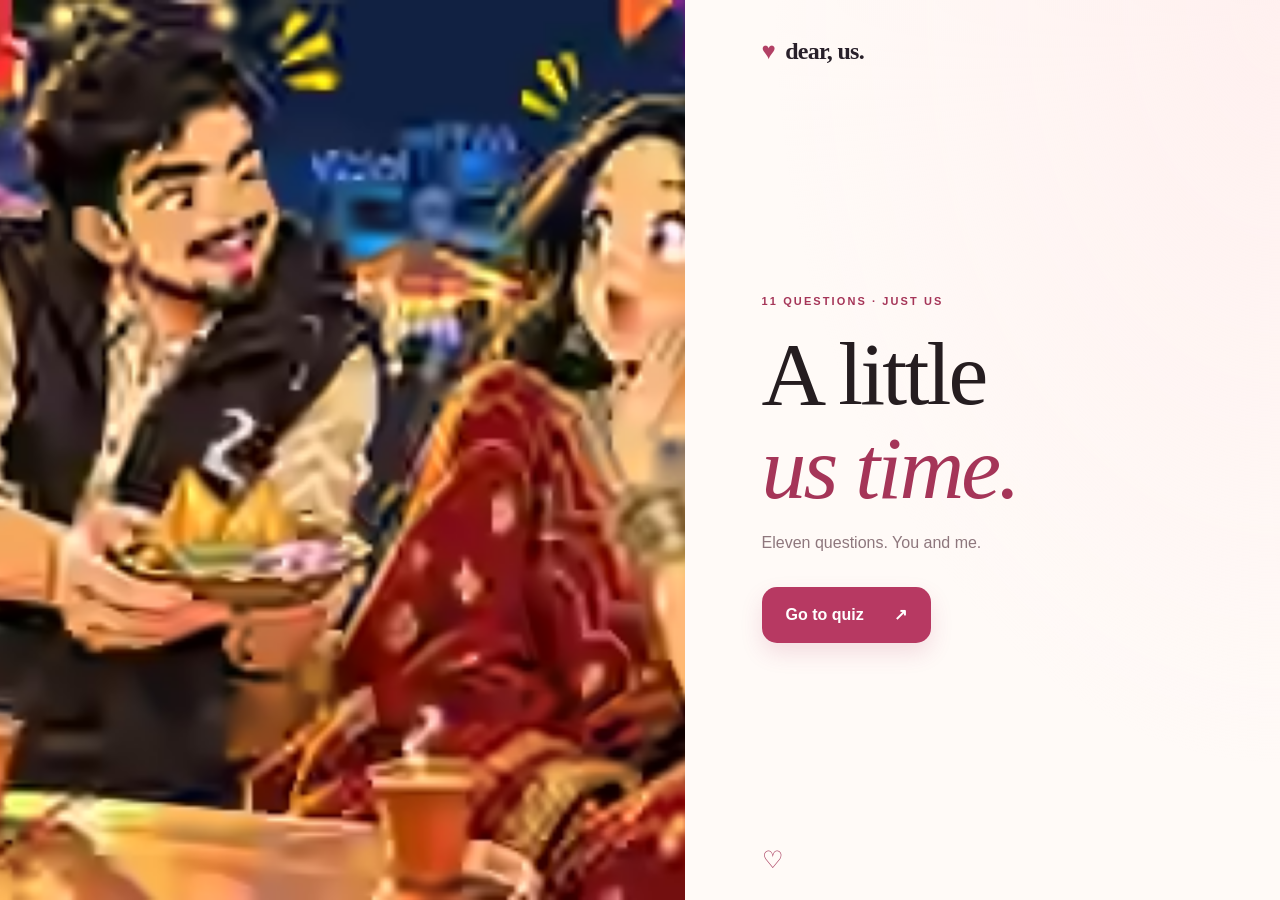
<file: index.html>
<!doctype html><html lang="en"><head><meta charset="utf-8"><meta name="viewport" content="width=device-width,initial-scale=1,viewport-fit=cover"><meta name="theme-color" content="#fff8f4"><meta name="apple-mobile-web-app-capable" content="yes"><meta name="apple-mobile-web-app-title" content="dear, us."><link rel="stylesheet" href="styles.css"><title>dear, us. ♡</title></head><body data-page="cover"><main class="split"><div class="visual"><img src="assets/cover.avif" alt="Illustrated couple sharing chai and samosas at a night market"></div><section class="hero"><a class="brand" href="index.html">♥ <span>dear, us.</span></a><div class="intro"><div class="eyebrow">11 questions · just us</div><h1>A little<br><em>us time.</em></h1><p>Eleven questions. You and me.</p><a class="primary" href="unlock.html">Go to quiz <span>↗</span></a></div><span class="footnote">♡</span></section></main><script src="shared.js"></script></body></html>
</file>
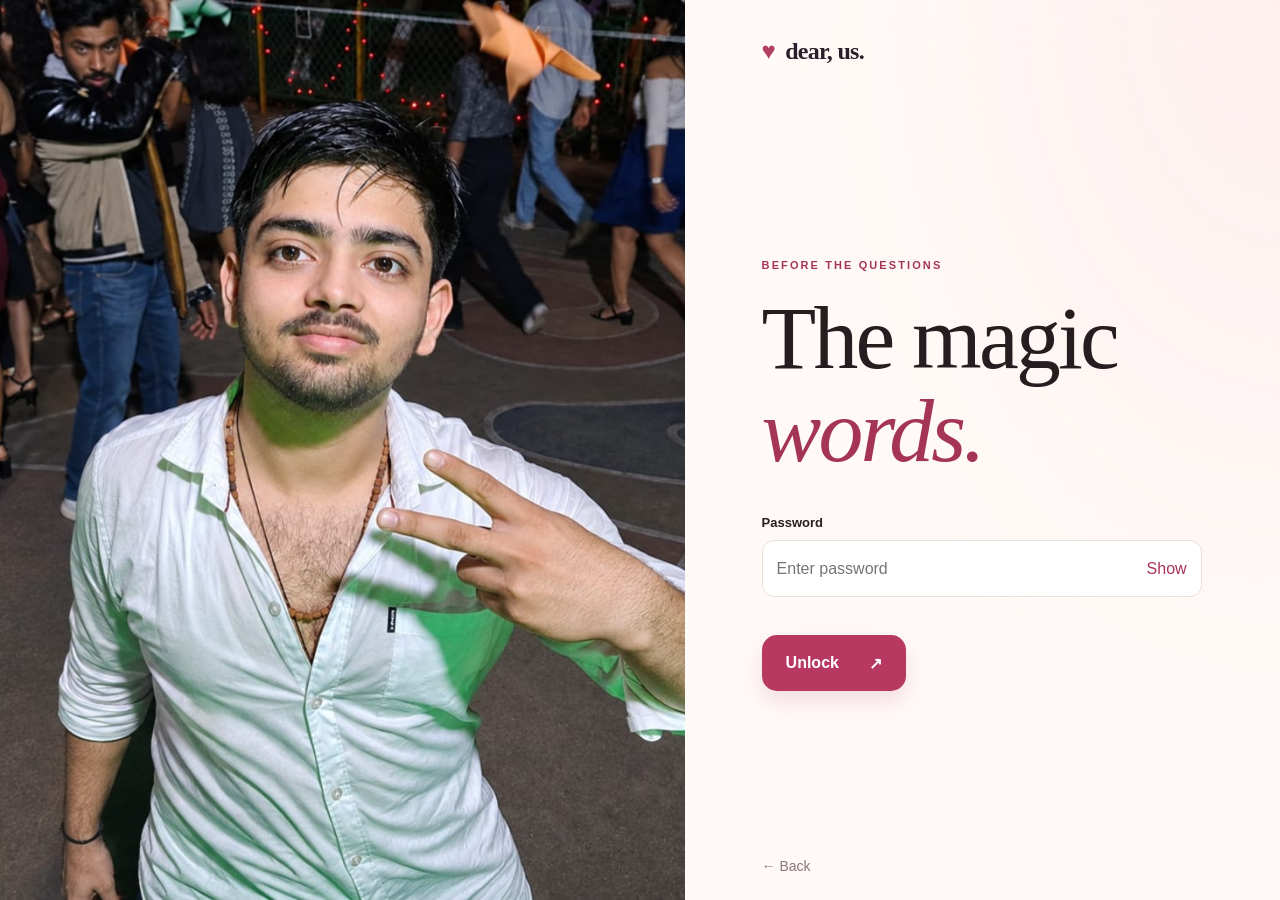
<file: quiz.html>
<!doctype html><html lang="en"><head><meta charset="utf-8"><meta name="viewport" content="width=device-width,initial-scale=1,viewport-fit=cover"><meta name="theme-color" content="#fff8f4"><meta name="apple-mobile-web-app-capable" content="yes"><meta name="apple-mobile-web-app-title" content="dear, us."><link rel="stylesheet" href="styles.css"><title>dear, us. ♡</title></head><body data-page="quiz"><div class="app"><header><a class="brand" href="index.html">♥ <span>dear, us.</span></a><span id="count" class="counter">01 / 11</span></header><main class="quiz-main"><div class="progress"><div id="progress" class="fill"></div></div><section class="quiz-card" id="quiz-card"><div class="quiz-top"><span id="category">Love &amp; commitment</span><span id="number">Question 01</span></div><h1 id="question" aria-live="polite"></h1><div class="buttons" id="button-stage"><button id="yes" class="answer yes" type="button">Yes ♡</button><button id="no" class="answer no" type="button">No</button></div></section></main><footer><button id="prev" class="textbutton" type="button">← Previous</button><span>♡</span><button id="next" class="textbutton" type="button" hidden>Next →</button></footer></div><div id="popup" class="popup" role="dialog" aria-label="Playful surprise" aria-hidden="true"><div class="popup-inner"><img src="assets/reaction-photo.jpg" alt="Crossed arms in a playful reaction"></div></div><script src="shared.js"></script></body></html>
</file>
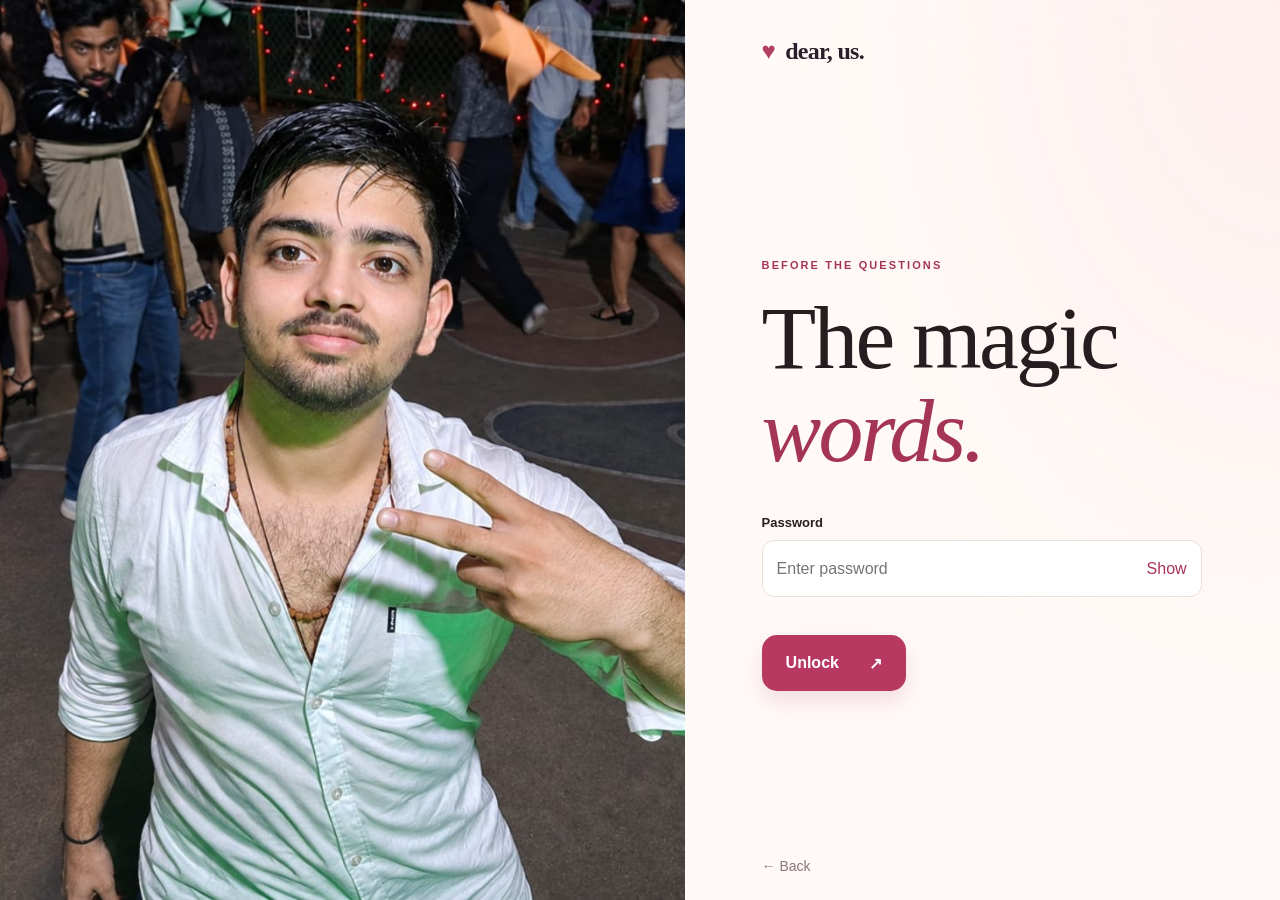
<file: results.html>
<!doctype html><html lang="en"><head><meta charset="utf-8"><meta name="viewport" content="width=device-width,initial-scale=1,viewport-fit=cover"><meta name="theme-color" content="#fff8f4"><meta name="apple-mobile-web-app-capable" content="yes"><meta name="apple-mobile-web-app-title" content="dear, us."><link rel="stylesheet" href="styles.css"><title>dear, us. ♡</title></head><body data-page="results"><div class="app results"><header><a class="brand" href="index.html">♥ <span>dear, us.</span></a><span class="counter">11 / 11</span></header><main class="results-main"><h1>Your<br><em>answers.</em> ♡</h1><div id="answers"></div><div class="results-buttons"><button id="share" class="primary" type="button">Share answers ♡</button><button id="restart" class="secondary" type="button">Start again ↻</button></div><p id="message" role="status"></p></main></div><script src="shared.js"></script></body></html>
</file>
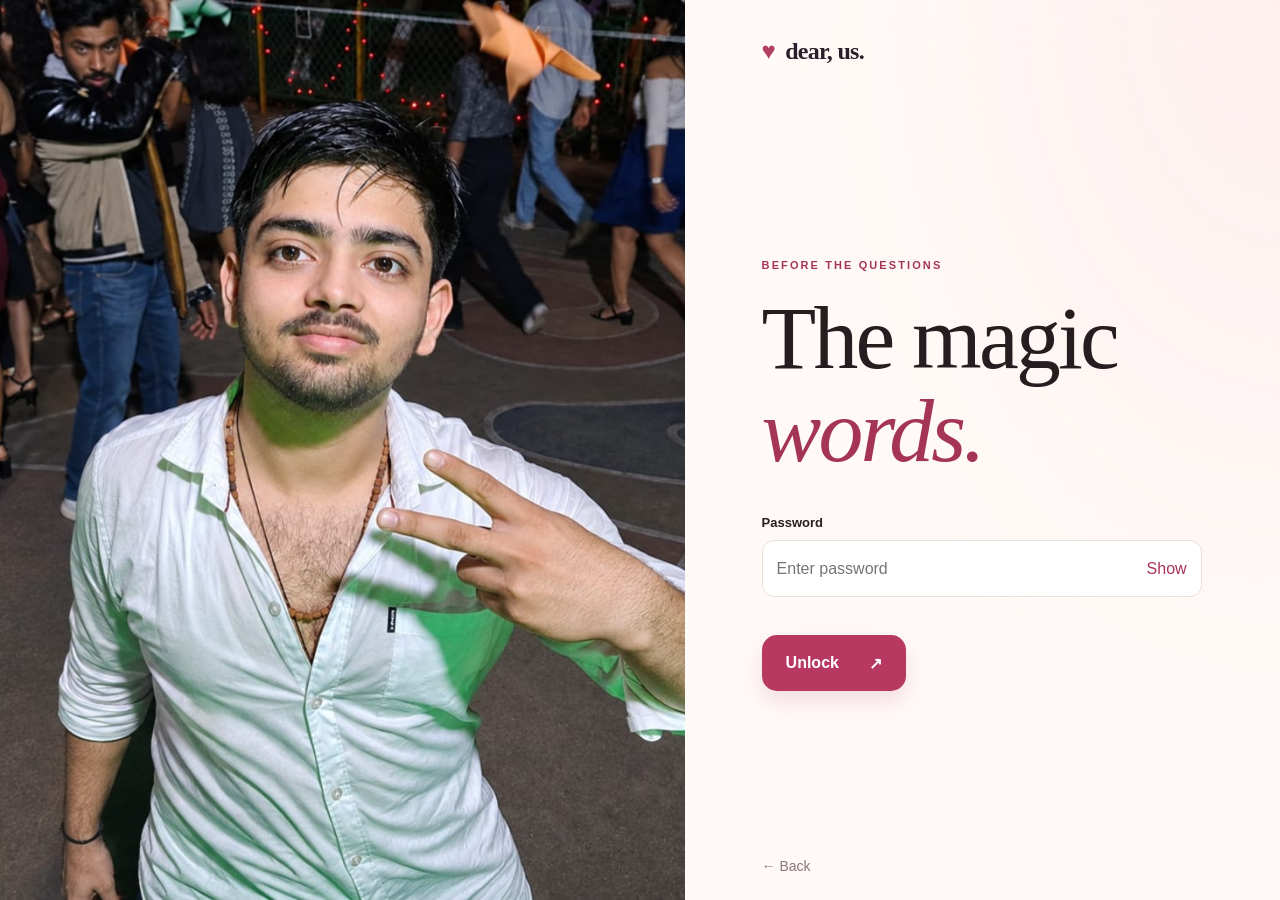
<file: unlock.html>
<!doctype html><html lang="en"><head><meta charset="utf-8"><meta name="viewport" content="width=device-width,initial-scale=1,viewport-fit=cover"><meta name="theme-color" content="#fff8f4"><meta name="apple-mobile-web-app-capable" content="yes"><meta name="apple-mobile-web-app-title" content="dear, us."><link rel="stylesheet" href="styles.css"><title>dear, us. ♡</title></head><body data-page="unlock"><main class="split"><div class="visual"><img src="assets/password-photo.jpg" alt="A photo of us before the quiz"></div><section class="hero"><a class="brand" href="index.html">♥ <span>dear, us.</span></a><div class="intro"><div class="eyebrow">Before the questions</div><h1>The magic<br><em>words.</em></h1><form id="password-form"><label for="password">Password</label><div class="input-line"><input id="password" type="password" autocomplete="off" autocapitalize="none" spellcheck="false" placeholder="Enter password" required><button type="button" id="show-password" class="tinybutton">Show</button></div><p class="error" id="password-error" role="status" aria-live="polite"></p><button class="primary" type="submit">Unlock <span>↗</span></button></form></div><a class="back" href="index.html">← Back</a></section></main><script src="shared.js"></script></body></html>
</file>
<file: styles.css>
:root{--ink:#251d20;--rose:#a53558;--soft:#fdf6f2;--border:#ecdeda;--paper:#fffaf7;--muted:#8e777d}
*{box-sizing:border-box}html{min-height:100%;background:var(--soft);-webkit-text-size-adjust:100%}body{margin:0;color:var(--ink);font-family:-apple-system,BlinkMacSystemFont,"Segoe UI",Arial,sans-serif;min-height:100dvh;overscroll-behavior-y:none;animation:enter .42s ease both}body.leaving{animation:leave .23s ease both;pointer-events:none}button,input{font:inherit}a{color:inherit;text-decoration:none}button{cursor:pointer;-webkit-tap-highlight-color:transparent;touch-action:manipulation}a{-webkit-tap-highlight-color:transparent}button:focus-visible,a:focus-visible,input:focus-visible{outline:3px solid #db86a1;outline-offset:3px}img{display:block;max-width:100%}
@keyframes enter{from{opacity:.45;transform:translateY(8px)}to{opacity:1;transform:translateY(0)}}@keyframes leave{to{opacity:0;transform:translateY(-7px)}}
.split{width:100%;min-height:100dvh;display:grid;grid-template-columns:minmax(0,1.07fr) minmax(0,.93fr)}.visual{min-height:100dvh;overflow:hidden;background:#1d1728}.visual img{width:100%;height:100%;min-height:100dvh;object-fit:cover;object-position:center}.hero{padding:max(38px,env(safe-area-inset-top)) max(40px,6vw) max(26px,env(safe-area-inset-bottom));display:flex;flex-direction:column;justify-content:space-between;background:radial-gradient(ellipse at top right,#fff0ef,transparent 60%),var(--paper);min-width:0}.brand{display:inline-flex;align-items:center;gap:10px;color:#b24065;font-family:Georgia,serif;font-size:24px;font-weight:bold;letter-spacing:-.7px;white-space:nowrap}.brand span{color:#28202a}.intro{padding:8vh 0 5vh;max-width:440px}.eyebrow{font-size:11px;color:var(--rose);letter-spacing:2.1px;text-transform:uppercase;font-weight:750}.intro h1,.results-main h1{font-family:Georgia,"Times New Roman",serif;line-height:1.04;letter-spacing:-2.8px;font-size:clamp(62px,7vw,108px);font-weight:400;margin:20px 0}.intro h1 em,.results-main h1 em{color:var(--rose);font-weight:400}.intro>p{color:var(--muted);font-size:16px;margin:16px 0 35px}.primary{background:#b73962;color:white;border:0;border-radius:15px;min-height:56px;padding:15px 24px;display:inline-flex;align-items:center;justify-content:space-between;gap:30px;font-weight:700;box-shadow:0 10px 22px rgba(183,57,98,.15);transition:transform .2s,box-shadow .2s}.primary:active{transform:scale(.975)}.footnote{font-size:24px;color:var(--rose)}.back{color:var(--muted);font-size:14px}.intro form{margin-top:38px}.intro label{display:block;font-weight:700;font-size:13px;margin:0 0 10px}.input-line{display:flex;align-items:center;border:1px solid var(--border);background:#fff;border-radius:12px;overflow:hidden}.input-line:focus-within{border-color:#b73962}.input-line input{min-width:0;width:100%;font-size:16px;border:0;background:transparent;padding:15px 14px;outline:none;height:55px}.tinybutton{border:0;background:transparent;color:var(--rose);padding:14px}.error{height:20px;margin:9px 0;color:#bd3351;font-size:13px}
.app{min-height:100dvh;display:flex;flex-direction:column;padding:max(20px,env(safe-area-inset-top)) max(18px,env(safe-area-inset-right)) max(20px,env(safe-area-inset-bottom)) max(18px,env(safe-area-inset-left));background:radial-gradient(circle at 50% 28%,#fff0f0,transparent 52%),var(--soft)}.app header{width:min(860px,100%);margin:0 auto;display:flex;align-items:center;justify-content:space-between}.counter{color:var(--rose);font-size:12px;letter-spacing:1px;font-weight:750}.quiz-main{width:min(760px,100%);margin:auto;display:flex;flex-direction:column;justify-content:center;gap:19px;padding:34px 0;min-height:0}.progress{height:5px;border-radius:10px;background:#efddd9;overflow:hidden}.fill{width:9.09%;height:100%;border-radius:10px;background:#b73962;transition:width .36s ease}.quiz-card{border:1px solid #f1e1df;box-shadow:0 20px 62px rgba(115,48,66,.05);border-radius:28px;background:#fffefd;min-height:450px;padding:clamp(22px,5vw,55px);display:flex;flex-direction:column;transition:opacity .17s,transform .17s}.quiz-card.switching{opacity:0;transform:translateY(8px)}.quiz-top{display:flex;align-items:center;justify-content:space-between;gap:12px;color:var(--rose);font-size:12px;letter-spacing:.6px;font-weight:700}.quiz-top span:last-child{color:#af9a9a;white-space:nowrap}.quiz-card h1{font-family:Georgia,"Times New Roman",serif;font-weight:400;font-size:clamp(29px,4.4vw,48px);line-height:1.25;letter-spacing:-.75px;margin:55px 0 25px;max-width:660px;flex:1;overflow-wrap:break-word}.buttons{position:relative;min-height:144px;display:flex;gap:13px;align-items:flex-start;padding-top:8px}.answer{border-radius:14px;border:1px solid var(--border);height:58px;min-width:150px;padding:14px 26px;font-weight:750;transition:transform .23s cubic-bezier(.2,.75,.2,1),background .2s,left .28s cubic-bezier(.2,.8,.2,1),top .28s cubic-bezier(.2,.8,.2,1)}.answer:active{transform:scale(.975)}.answer.yes{background:#b73962;color:white;border-color:#b73962}.answer.no{background:#fff;color:#54484a}.buttons.prank .no{position:absolute;top:8px;left:calc(50% + 8px);z-index:1}.buttons.prank .yes{min-width:44%;max-width:48%}.app footer{width:min(860px,100%);display:flex;align-items:center;justify-content:space-between;margin:0 auto;color:#b73962;padding:10px 0}.textbutton{border:0;background:none;font-size:14px;font-weight:700;color:#695960;padding:14px 2px}.textbutton:disabled{opacity:.3}.popup{position:fixed;inset:0;display:grid;place-items:center;z-index:15;background:rgba(36,19,31,.48);padding:max(24px,env(safe-area-inset-top)) 20px max(24px,env(safe-area-inset-bottom));opacity:0;visibility:hidden;pointer-events:none;transition:opacity .29s ease,visibility .29s}.popup.show{opacity:1;visibility:visible;pointer-events:auto}.popup.hide{opacity:0}.popup-inner{width:min(400px,88vw);border:7px solid #fff;border-radius:22px;overflow:hidden;box-shadow:0 28px 88px #32172777;transform:translateY(40px) rotate(-6deg) scale(.7);opacity:0;transition:transform .48s cubic-bezier(.2,1.3,.35,1),opacity .32s}.popup.show .popup-inner{transform:translateY(0) rotate(3deg) scale(1);opacity:1}.popup.hide .popup-inner{transform:translateY(12px) rotate(-2deg) scale(.93);opacity:0}.popup-inner img{width:100%;max-height:65dvh;object-fit:cover}
.results-main{width:min(740px,100%);margin:45px auto 70px}.results-main h1{font-size:clamp(57px,8vw,100px)}.answer-row{display:grid;grid-template-columns:36px minmax(0,1fr) 56px;gap:12px;padding:19px 4px;border-bottom:1px solid var(--border);align-items:start}.answer-row .n{color:var(--rose);font-size:12px}.answer-row .q{font-size:14px;line-height:1.5}.answer-row .a{font-weight:750;color:var(--rose);text-align:right}.answer-row .a.negative{color:#9a8083}.results-buttons{display:flex;flex-wrap:wrap;gap:12px;margin-top:28px}.secondary{border:1px solid var(--border);background:white;border-radius:15px;padding:15px 24px;font-weight:700;color:var(--rose);min-height:56px}#message{font-size:13px;color:var(--rose)}
@media(max-width:720px){.split{grid-template-columns:1fr;grid-template-rows:minmax(0,45dvh) auto}.visual,.visual img{height:45dvh;min-height:0}.visual img{object-fit:cover;object-position:center 45%}.hero{min-height:55dvh;padding:20px max(23px,env(safe-area-inset-right)) max(22px,env(safe-area-inset-bottom)) max(23px,env(safe-area-inset-left));gap:12px}.brand{font-size:21px}.intro{padding:10px 0;max-width:none}.intro h1{font-size:clamp(52px,14vw,74px);margin:14px 0}.intro>p{margin:14px 0 23px}.primary{width:100%}.app{min-height:100dvh}.quiz-main{padding:22px 0}.quiz-card{min-height:410px;border-radius:24px;padding:26px 22px}.quiz-card h1{font-size:clamp(27px,7.6vw,38px);margin:44px 0 25px}.buttons{min-height:143px}.answer{min-width:0;width:calc(50% - 7px);height:60px;padding:12px 10px}.buttons.prank .yes{min-width:0;max-width:none}.buttons.prank .no{left:calc(50% + 7px)}.results-main{margin:25px auto 50px}.results-main h1{font-size:65px}}
@media(max-width:370px){.quiz-card{padding:22px 17px;min-height:385px}.quiz-card h1{font-size:26px}.quiz-top{font-size:10px}.intro h1{font-size:52px}}@media(max-height:610px) and (orientation:landscape){.split{grid-template-columns:47% 53%;grid-template-rows:auto}.visual,.visual img{height:100dvh;min-height:100dvh}.hero{min-height:100dvh;padding:18px max(20px,env(safe-area-inset-right)) 17px max(20px,env(safe-area-inset-left))}.intro{padding:8px 0}.intro h1{font-size:clamp(38px,8vh,58px);margin:8px 0}.intro>p{margin:8px 0}.app{min-height:100dvh}.quiz-main{margin:15px auto;padding:5px 0}.quiz-card{min-height:280px;padding:17px}.quiz-card h1{font-size:27px;margin:18px 0}.buttons{min-height:100px}.answer{height:50px}.app footer{padding:0}}
@media(prefers-reduced-motion:reduce){*,*:before,*:after{animation-duration:.01ms!important;transition-duration:.01ms!important;scroll-behavior:auto!important}}
</file>
